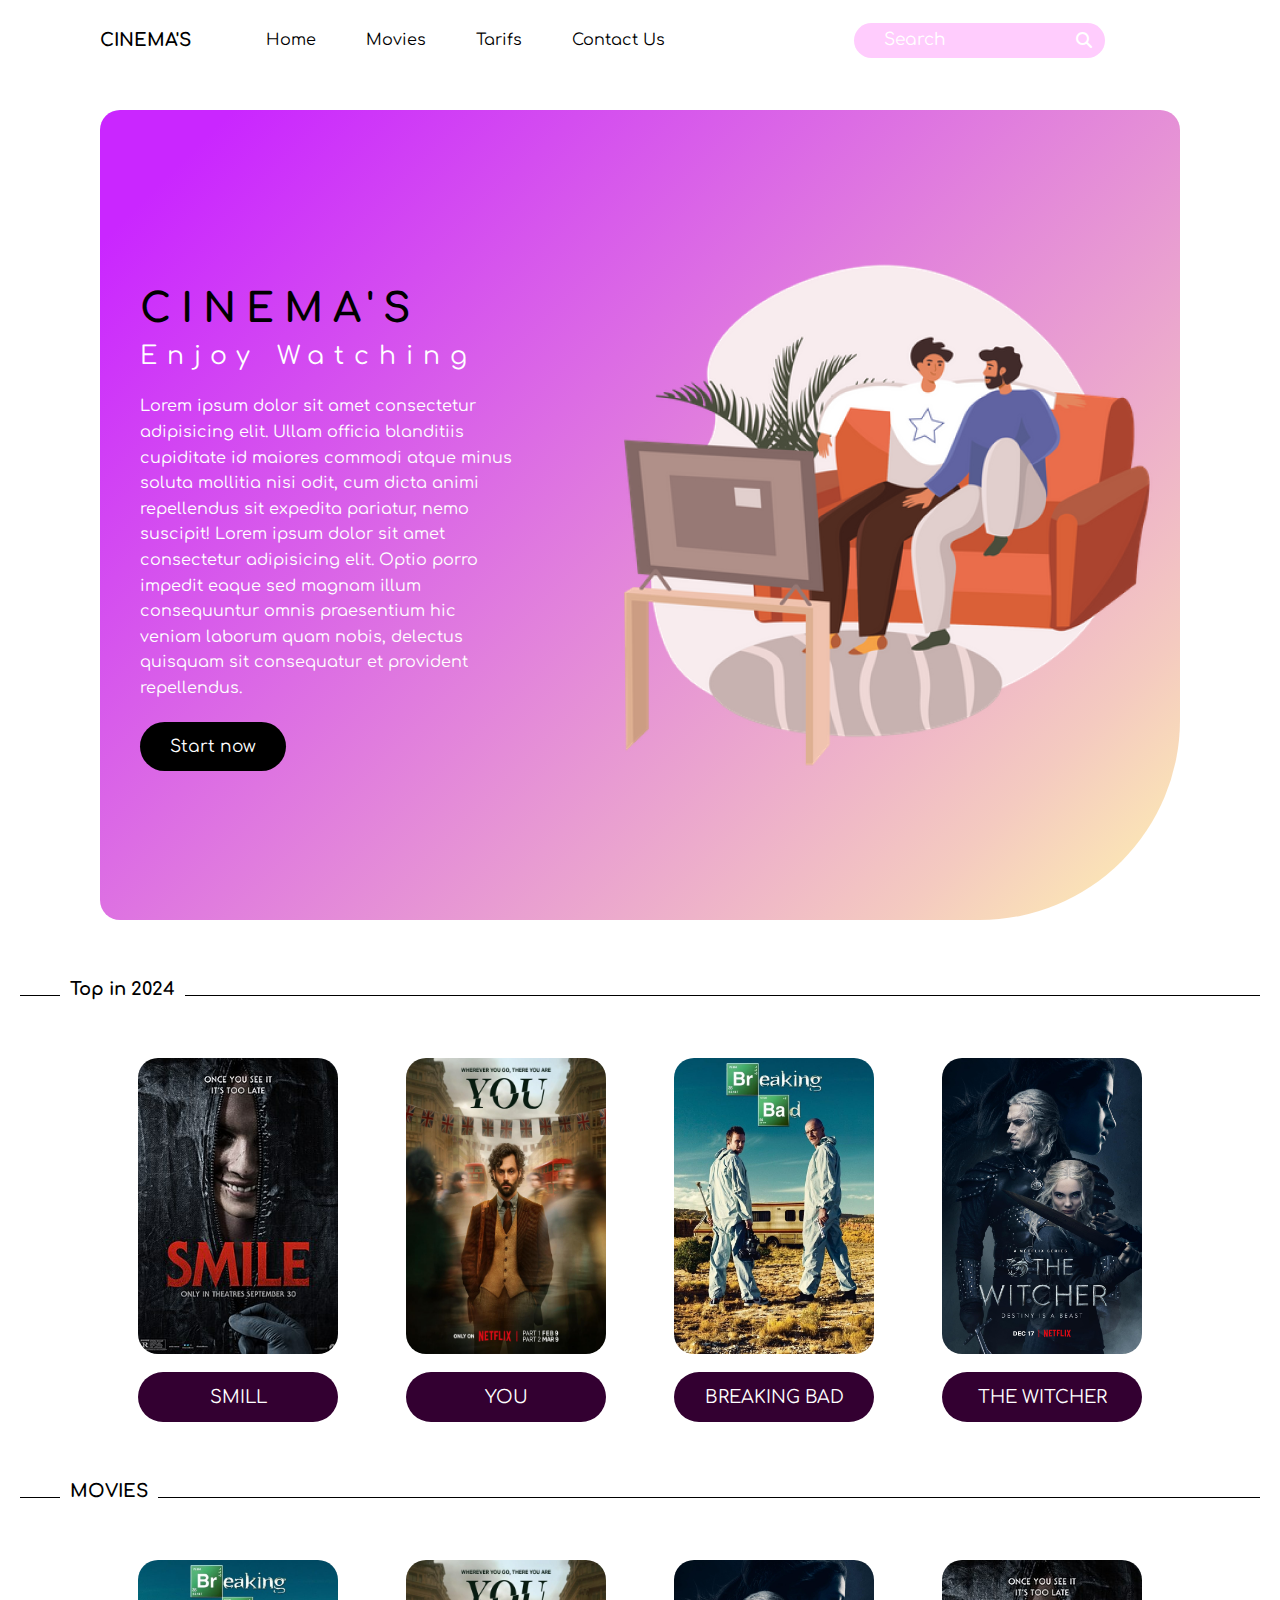
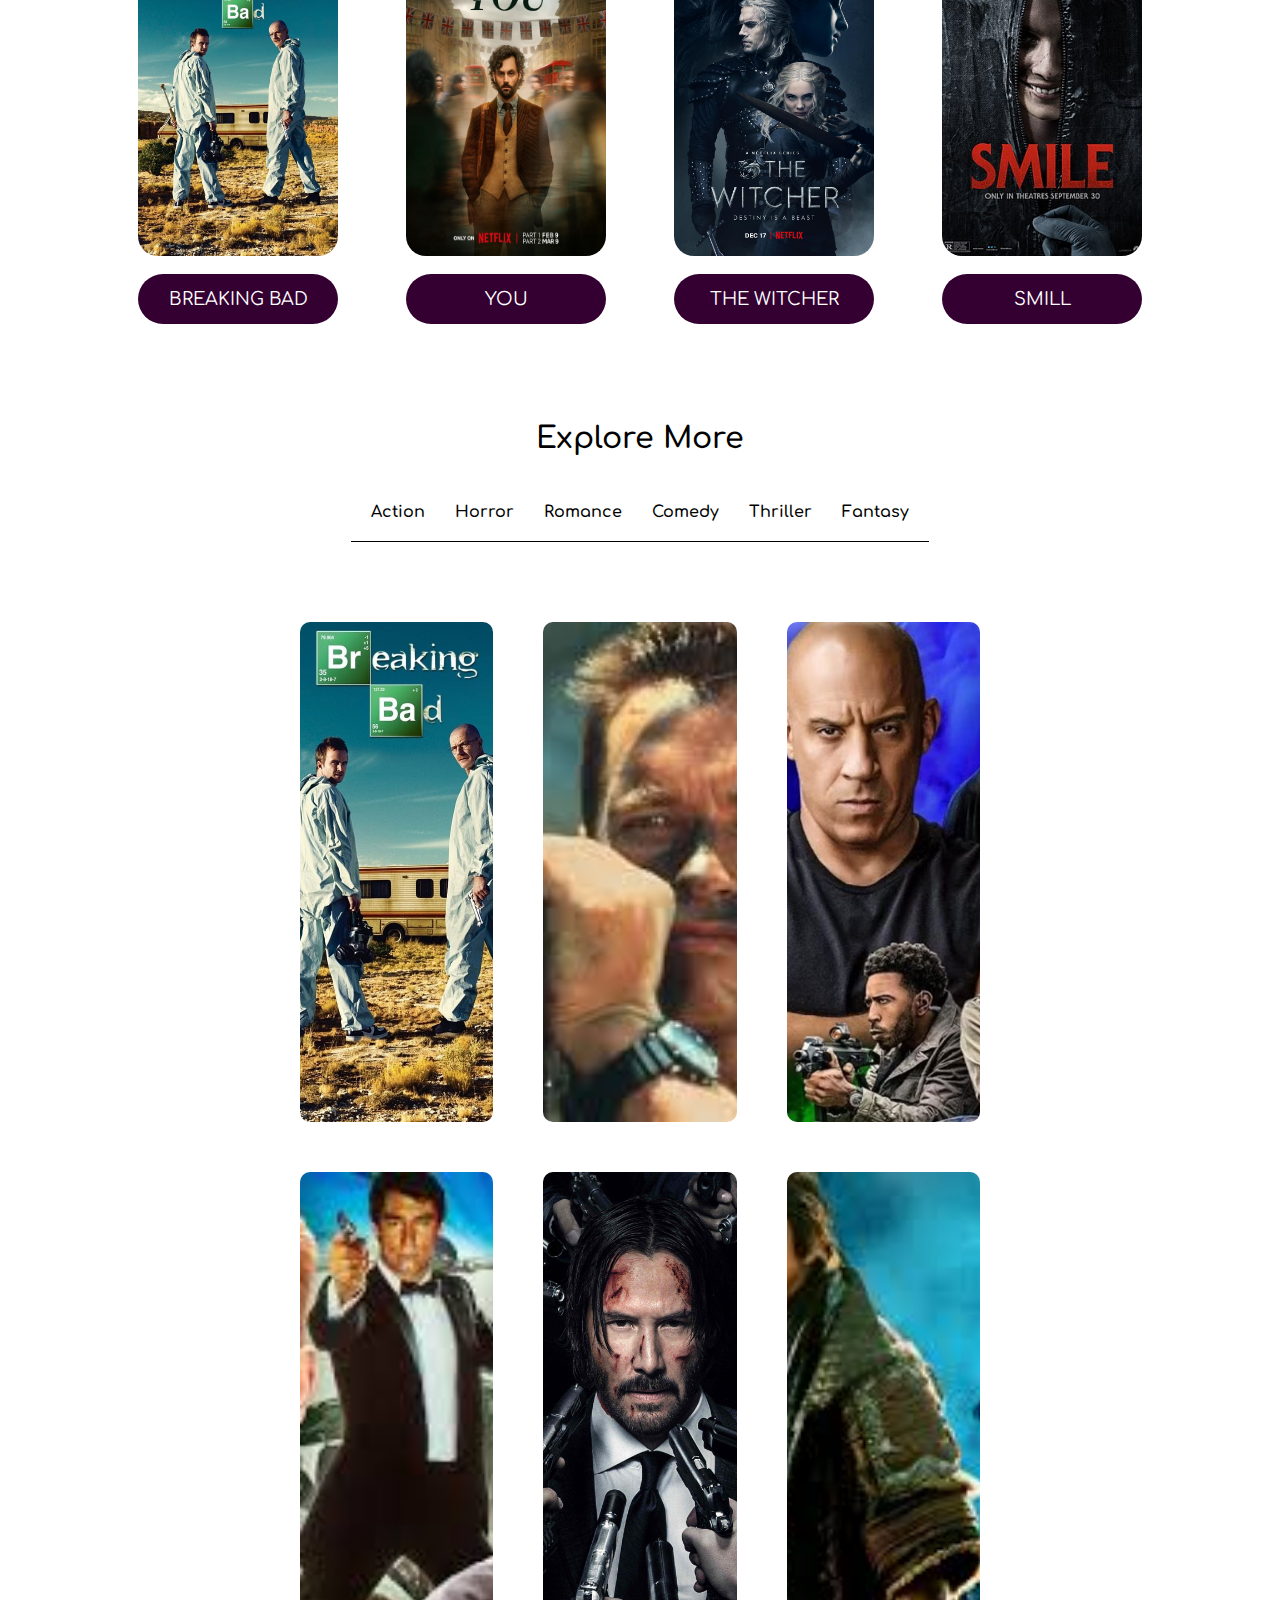
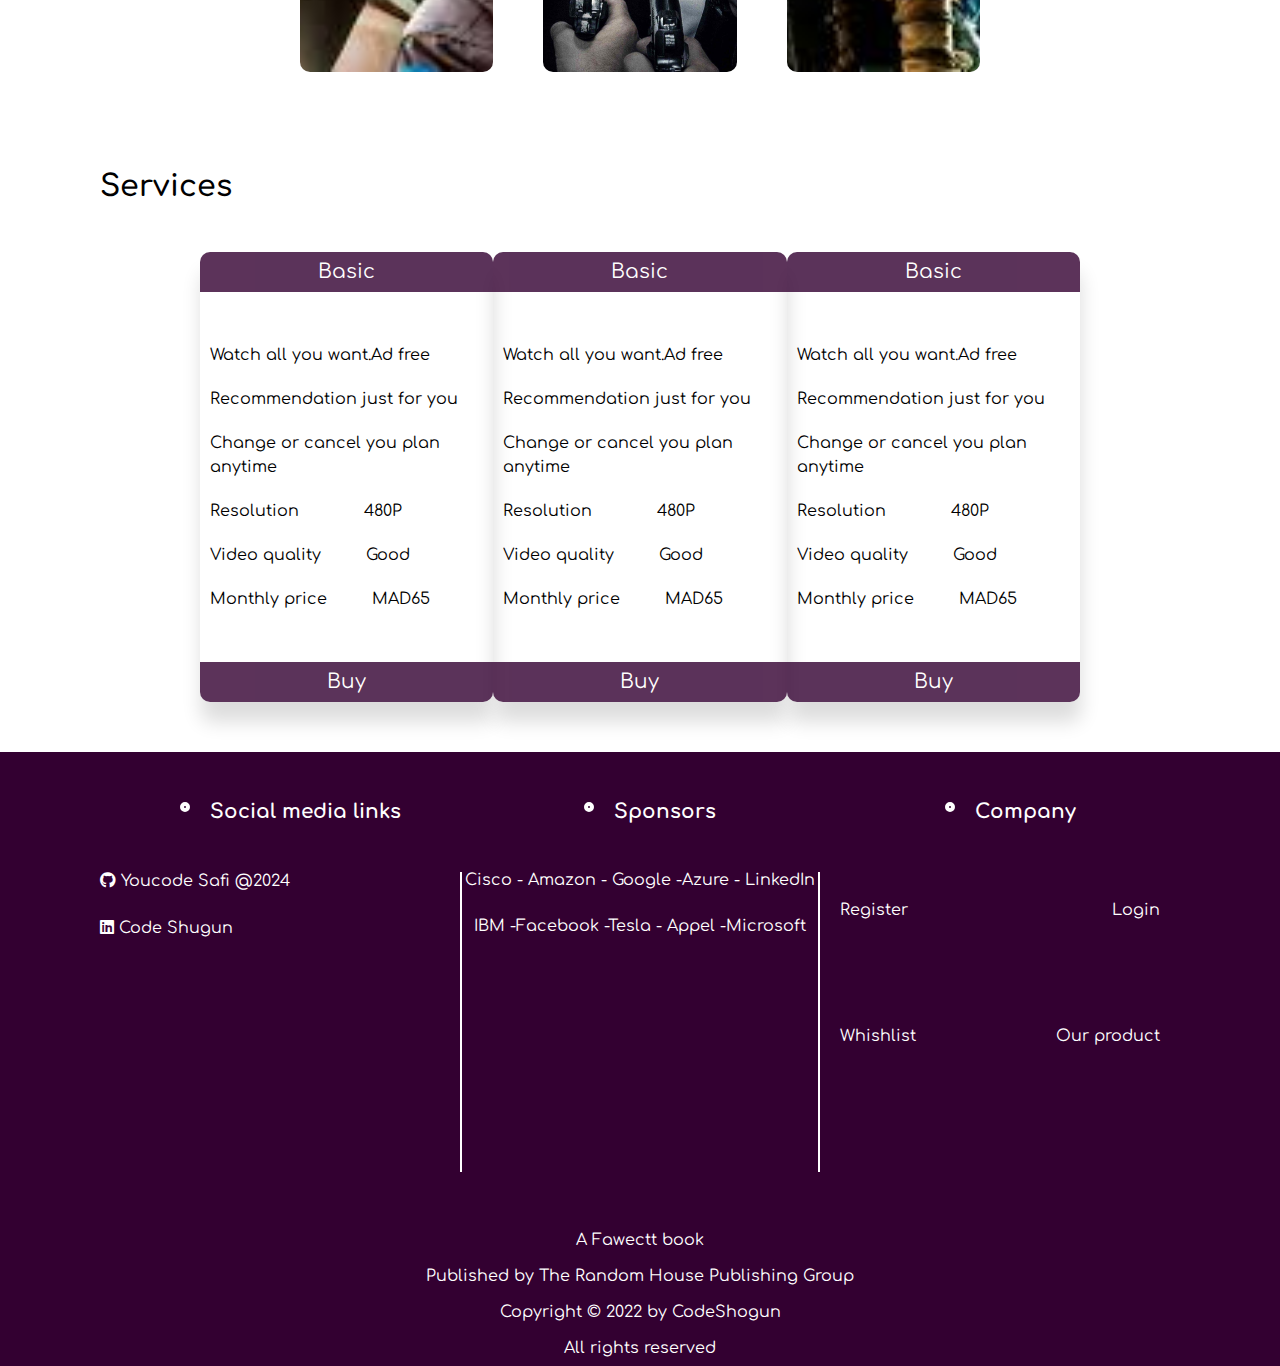
<file: project/index.html>
<!DOCTYPE html>
<html lang="en">
<head>
    <meta charset="UTF-8">
    <meta name="viewport" content="width=device-width, initial-scale=1.0">
    <link href="./index.css" rel="stylesheet" >
    <link href="./assets/css/all.min.css" rel="stylesheet">
    <link href="./assets/css/fontawesome.min.css" rel="stylesheet">

    <title>Cinema's / Home</title>
</head>
<body>
    <header>
        <nav>
            <div class="navbar container">
                <h3>CINEMA'S</h3>
                <div>
                    <ul class="links">
                        <li>
                            <a href="/project/">Home</a>
                        </li>
                        <li>
                            <a href="./movies.html">Movies</a>
                        </li>
                        <li>
                            <a href="./tarifs.html">Tarifs</a>
                        </li>
                        <li>
                            <a href="./contact.html">Contact Us</a>
                        </li>
                    </ul>
                    <div class="search">
                        <input placeholder="Search" />
                        <i class="fa-solid fa-magnifying-glass"></i>
                    </div>
                </div>
            </div>
        </nav>
        <section class="landing container">
            <div class="text">
                <h1>CINEMA'S</h1>
                <h2>Enjoy Watching</h2>
                <p>Lorem ipsum dolor sit amet consectetur
                     adipisicing elit. Ullam officia blanditiis cupiditate id 
                     maiores commodi atque minus soluta mollitia nisi odit, cum dicta animi repellendus sit
                      expedita pariatur, nemo suscipit!
                      Lorem ipsum dolor sit amet consectetur adipisicing elit. Optio porro impedit eaque sed magnam illum consequuntur omnis
                       praesentium hic veniam laborum quam nobis, delectus quisquam sit consequatur et provident repellendus.
                </p>
                <button>
                    Start now
                </button>
            </div>
            <div class="image">
                <img src="./assets/friends_watching.png" alt="landing image" >
            </div>
        </section>
    </header>
    <main>
        <div class="section_title">
            <h4>Top in 2024</h4>
        </div>
        <section class="films container">
            <div class="film">
                <div class="cover">
                    <img src="./assets/smile_film.jpg" alt="smile film" >
                </div>
                <button>
                    SMILL
                </button>
            </div>
            <div class="film">
                <div class="cover">
                    <img src="./assets/you.jpg" alt="smile film" >
                </div>
                <button>
                    YOU
                </button>
            </div>
            <div class="film">
                <div class="cover">
                    <img src="./assets/breaking_bad.jpg" alt="smile film" >
                </div>
                <button>
                    BREAKING BAD
                </button>
            </div>
            <div class="film">
                <div class="cover">
                    <img src="./assets/witcher.jpg" alt="smile film" >
                </div>
                <button>
                    THE WITCHER
                </button>
            </div>
        </section>
        <div class="section_title">
            <h4>MOVIES</h4>
        </div>
        <section class="films container">
            <div class="film">
                <div class="cover">
                    <img src="./assets/breaking_bad.jpg" alt="smile film" >
                </div>
                <button>
                    BREAKING BAD
                </button>
            </div>
            <div class="film">
                <div class="cover">
                    <img src="./assets/you.jpg" alt="smile film" >
                </div>
                <button>
                    YOU
                </button>
            </div>
            <div class="film">
                <div class="cover">
                    <img src="./assets/witcher.jpg" alt="smile film" >
                </div>
                <button>
                    THE WITCHER
                </button>
            </div>
            <div class="film">
                <div class="cover">
                    <img src="./assets/smile_film.jpg" alt="smile film" >
                </div>
                <button>
                    SMILL
                </button>
            </div>
        </section>
        <section class="explore container">
            <h1>Explore More</h1>
            <ul class="categories">
                <li>
                    Action
                </li>
                <li>
                    Horror
                </li>
                <li>
                    Romance
                </li>
                <li>
                    Comedy
                </li>
                <li>
                    Thriller
                </li>
                <li>
                    Fantasy
                </li>
            </ul>
                <div class="images">
                    <img src="./assets/breaking_bad.jpg" alt="image">
                    <img src="./assets/empir.jpg" alt="image">
                    <img src="./assets/fast-ferious.jpg" alt="image">
                    <img src="./assets/jaja.jpg" alt="image">
                    <img src="./assets/jhonWeek.jpg" alt="image">
                    <img src="./assets/jakichane.jpg" alt="image">
                </div>
        </section>
        <section class="services container">
            <h1>Services</h1>
            <div class="cards">
                <div class="card">
                    <h3 class="card_header">Basic</h3>
                    <div class="card_content">
                            <p>Watch all you want.Ad free</p>
                            <p>Recommendation just for you </p>
                            <p>Change or cancel you plan anytime</p>
                            <p>Resolution &nbsp; &nbsp; &nbsp; &nbsp; &nbsp; &nbsp; 480P</p>
                            <p>Video quality &nbsp; &nbsp; &nbsp; &nbsp; Good</p>
                            <p>Monthly price &nbsp; &nbsp; &nbsp; &nbsp; MAD65</p>
                    </div>
                    <h3 class="card_footer">Buy</h3>
                </div>
                <div class="card">
                    <h3 class="card_header">Basic</h3>
                    <div class="card_content">
                            <p>Watch all you want.Ad free</p>
                            <p>Recommendation just for you </p>
                            <p>Change or cancel you plan anytime</p>
                            <p>Resolution &nbsp; &nbsp; &nbsp; &nbsp; &nbsp; &nbsp; 480P</p>
                            <p>Video quality &nbsp; &nbsp; &nbsp; &nbsp; Good</p>
                            <p>Monthly price &nbsp; &nbsp; &nbsp; &nbsp; MAD65</p>
                    </div>
                    <h3 class="card_footer">Buy</h3>
                </div>
                <div class="card">
                    <h3 class="card_header">Basic</h3>
                    <div class="card_content">
                            <p>Watch all you want.Ad free</p>
                            <p>Recommendation just for you </p>
                            <p>Change or cancel you plan anytime</p>
                            <p>Resolution &nbsp; &nbsp; &nbsp; &nbsp; &nbsp; &nbsp; 480P</p>
                            <p>Video quality &nbsp; &nbsp; &nbsp; &nbsp; Good</p>
                            <p>Monthly price &nbsp; &nbsp; &nbsp; &nbsp; MAD65</p>
                    </div>
                    <h3 class="card_footer">Buy</h3>
                </div>
            </div>
        </section>
    </main>
    <footer>
        <div class="footer container">
            <section>
                <h2><span></span>Social media links</h2>
                <div>
                    <p>
                        <i class="fa-brands fa-github"></i>
                        Youcode Safi @2024
                    </p>
                    <p>
                        <i class="fa-brands fa-linkedin"></i>
                         Code Shugun
                    </p>
                </div>
            </section>
            <section>
                <h2><span></span>Sponsors</h2>
                <div>
                    <p>
                        Cisco - Amazon - Google -Azure - LinkedIn 
                    </p>
                    <p>
                        IBM -Facebook -Tesla - Appel -Microsoft
                    </p>
                </div>
            </section>
            <section>
                <h2><span></span>Company</h2>
                <div>
                    <div class="d-flex ">
                        <p>Register</p>
                        <p>Login</p>
                    </div>
                    <div class="d-flex ">
                        <p>Whishlist</p>
                        <p>Our product</p>
                    </div>
                </div>
            </section>
        </div>
        <div class="copyright">
                <p>A Fawectt book</p>
                <p>Published by The Random House Publishing Group</p>
                <p>Copyright © 2022 by CodeShogun</p>
                <p>All rights reserved</p>
        </div>
    </footer>
</body>
</html>
</file>
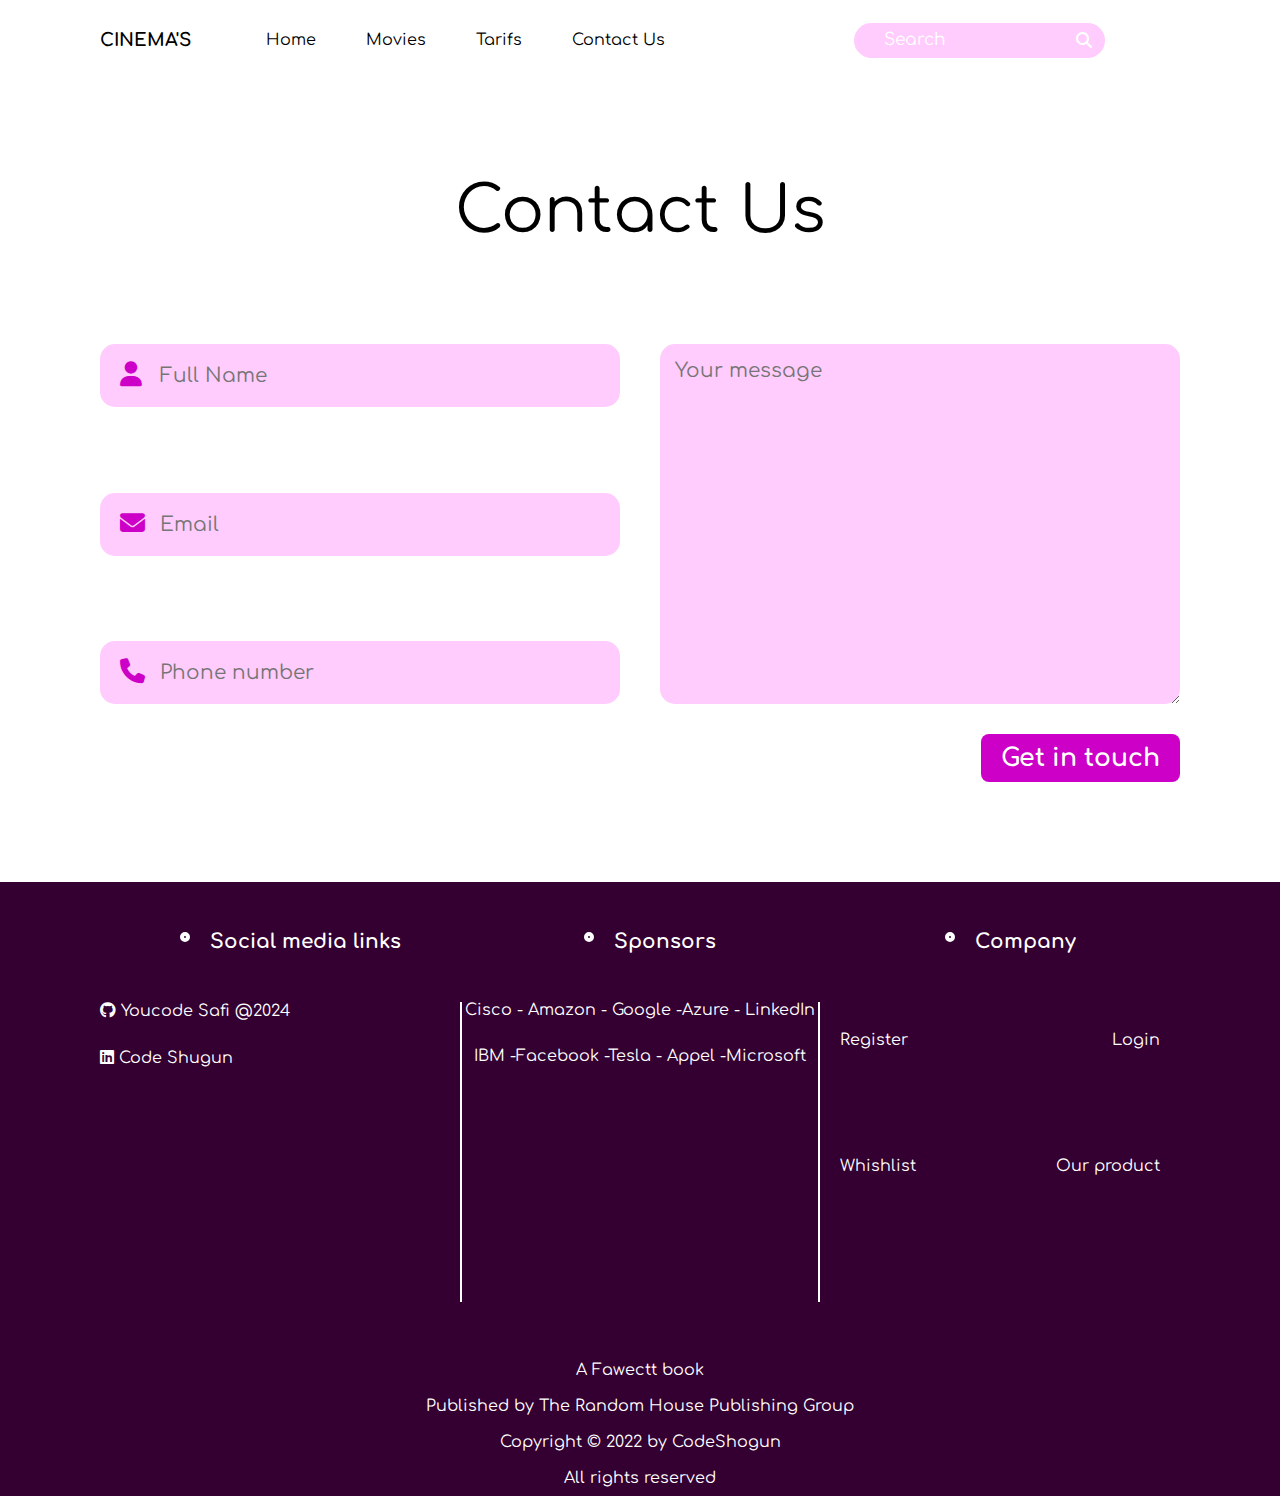
<file: project/contact.html>
<!DOCTYPE html>
<html lang="en">
  <head>
    <meta charset="UTF-8" />
    <meta name="viewport" content="width=device-width, initial-scale=1.0" />
    <link href="./index.css" rel="stylesheet" />
    <link href="./assets/css/all.min.css" rel="stylesheet" />
    <link href="./assets/css/fontawesome.min.css" rel="stylesheet" />

    <title>Cinema's / Home</title>
  </head>
  <body>
    <header>
      <nav>
        <div class="navbar container">
          <h3>CINEMA'S</h3>
          <div>
            <ul class="links">
              <li>
                <a href="./">Home</a>
              </li>
              <li>
                <a href="./movies.html">Movies</a>
              </li>
              <li>
                <a href="./tarifs.html">Tarifs</a>
              </li>
              <li>
                <a href="./contact.html">Contact Us</a>
              </li>
            </ul>
            <div class="search">
              <input placeholder="Search" />
              <i class="fa-solid fa-magnifying-glass"></i>
            </div>
          </div>
        </div>
      </nav>
    </header>
    <main class="tarifs">
      <h1 class="title">Contact Us</h1>
      <section class="contact container">
        <div class="inputs">
            <div class="input">
                <i class="fa-solid fa-user"></i>
                <input type="text" placeholder="Full Name">
            </div>
            <div class="input">
                <i class="fa-solid fa-envelope"></i>
                <input type="email" placeholder="Email">
            </div>
            <div class="input">
                <i class="fa-solid fa-phone"></i>
                <input type="tel" placeholder="Phone number">
            </div>
        </div>
        <div class="textarea">
            <textarea name="message" placeholder="Your message"></textarea>
        </div>
      </section>
      <div class="submit_button container">
            <button>
                Get in touch
            </button>
      </div>
    </main>
    <footer>
      <div class="footer container">
        <section>
          <h2><span></span>Social media links</h2>
          <div>
            <p>
              <i class="fa-brands fa-github"></i>
              Youcode Safi @2024
            </p>
            <p>
              <i class="fa-brands fa-linkedin"></i>
              Code Shugun
            </p>
          </div>
        </section>
        <section>
          <h2><span></span>Sponsors</h2>
          <div>
            <p>Cisco - Amazon - Google -Azure - LinkedIn</p>
            <p>IBM -Facebook -Tesla - Appel -Microsoft</p>
          </div>
        </section>
        <section>
          <h2><span></span>Company</h2>
          <div>
            <div class="d-flex">
              <p>Register</p>
              <p>Login</p>
            </div>
            <div class="d-flex">
              <p>Whishlist</p>
              <p>Our product</p>
            </div>
          </div>
        </section>
      </div>
      <div class="copyright">
        <p>A Fawectt book</p>
        <p>Published by The Random House Publishing Group</p>
        <p>Copyright © 2022 by CodeShogun</p>
        <p>All rights reserved</p>
      </div>
    </footer>
  </body>
</html>
</file>
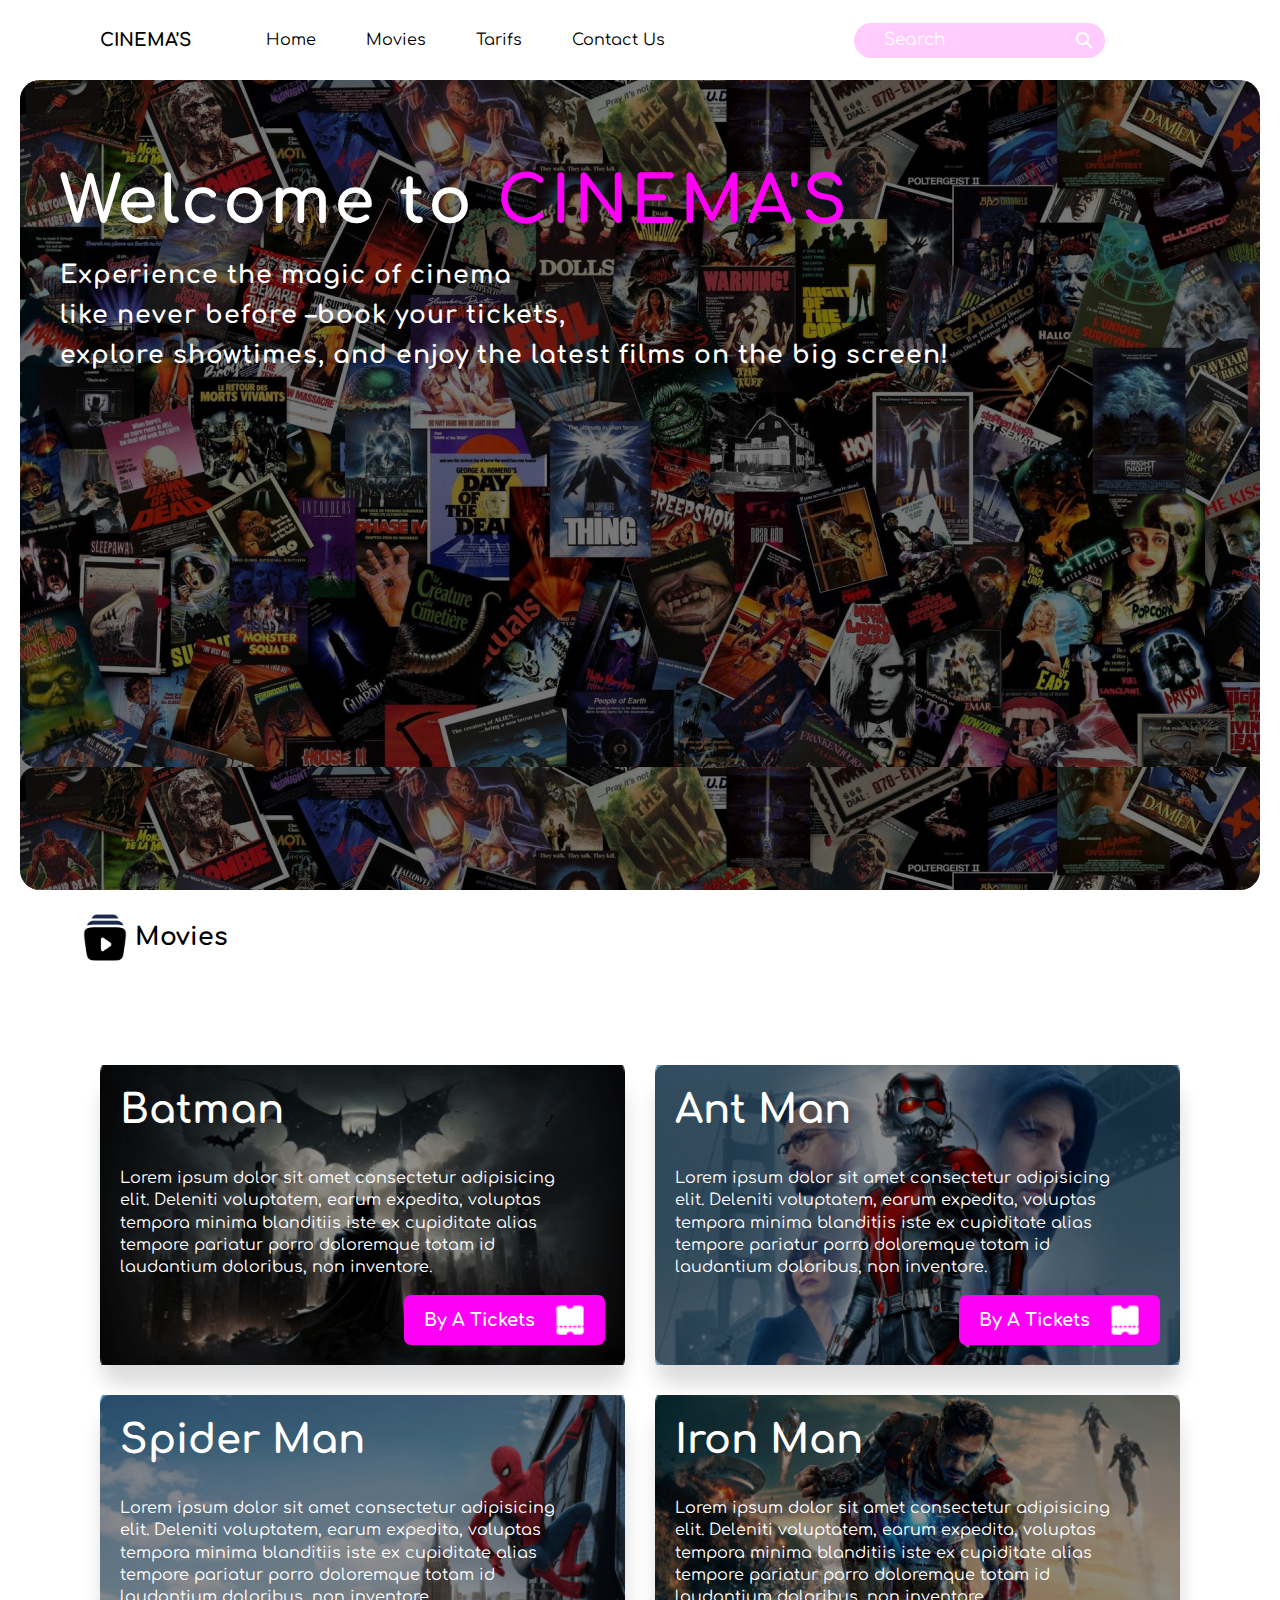
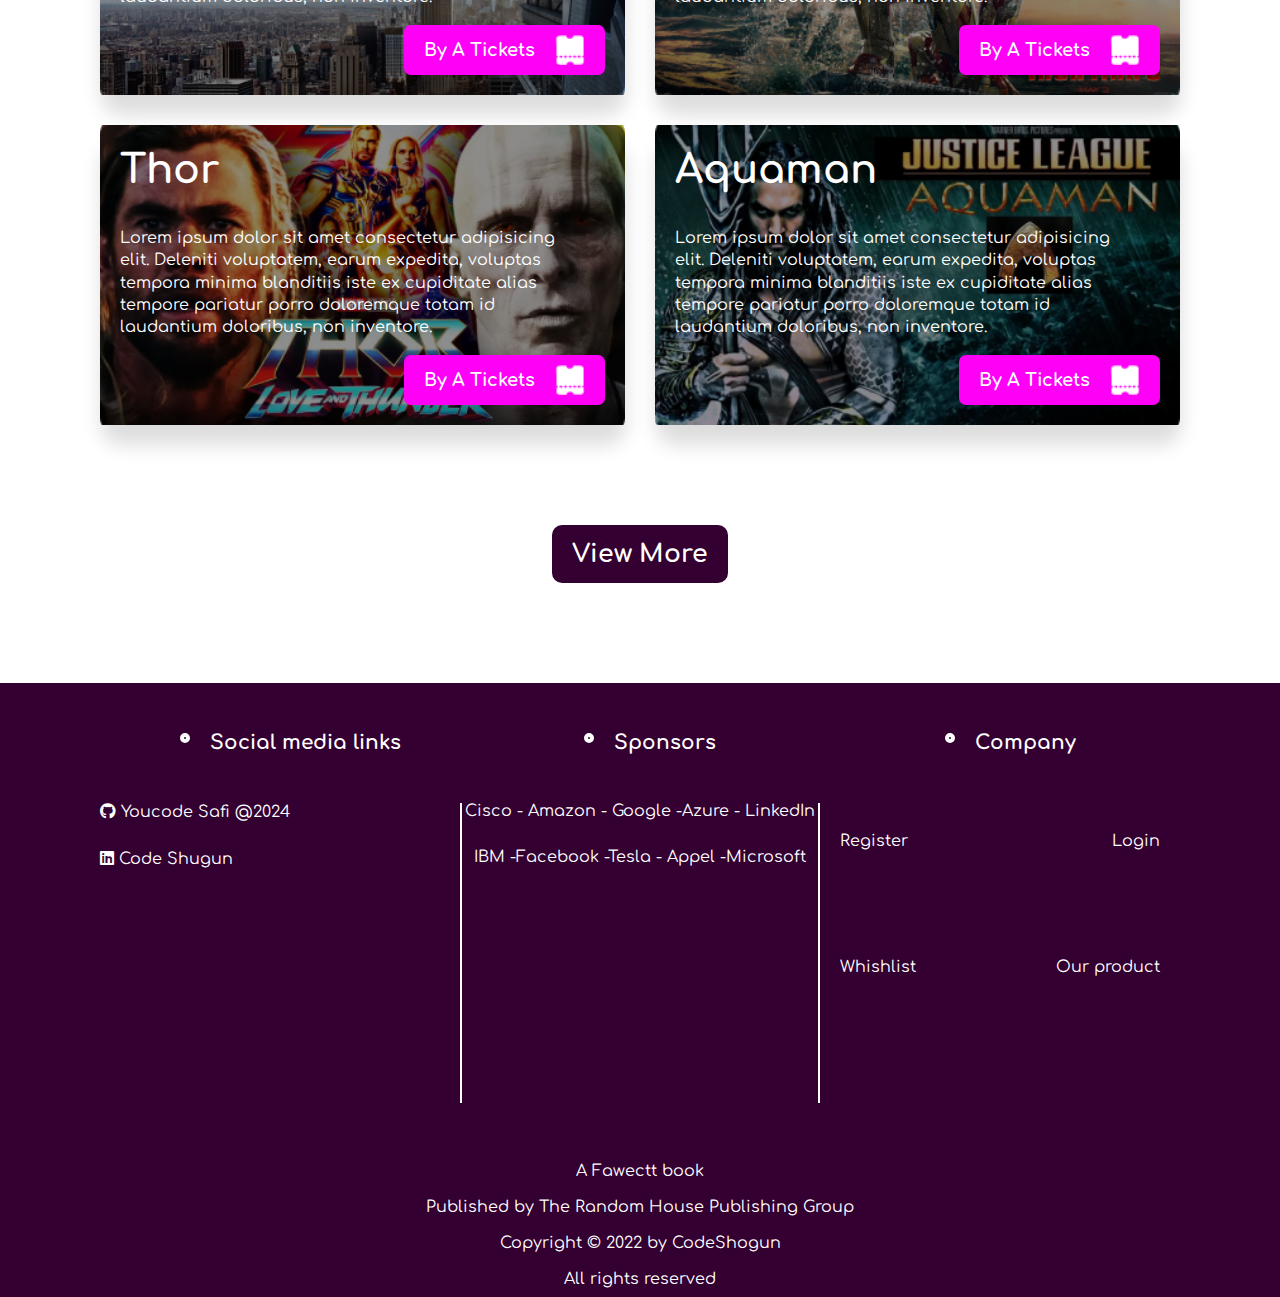
<file: project/movies.html>
<!DOCTYPE html>
<html lang="en">
  <head>
    <meta charset="UTF-8" />
    <meta name="viewport" content="width=device-width, initial-scale=1.0" />
    <link href="./index.css" rel="stylesheet" />
    <link href="./assets/css/all.min.css" rel="stylesheet" />
    <link href="./assets/css/fontawesome.min.css" rel="stylesheet" />

    <title>Cinema's / Movies</title>
  </head>
  <body>
    <header>
      <nav>
        <div class="navbar container">
          <h3>CINEMA'S</h3>
          <div>
            <ul class="links">
              <li>
                <a href="./">Home</a>
              </li>
              <li>
                <a href="./movies.html">Movies</a>
              </li>
              <li>
                <a href="./tarifs.html">Tarifs</a>
              </li>
              <li>
                <a href="./contact.html">Contact Us</a>
              </li>
            </ul>
            <div class="search">
              <input placeholder="Search" />
              <i class="fa-solid fa-magnifying-glass"></i>
            </div>
          </div>
        </div>
      </nav>
      <div class="landing-movies">
        <div class="content">
          <h1>Welcome to <span>CINEMA'S</span></h1>
          <p>
            Experience the magic of cinema<br />
            like never before –book your tickets,<br />
            explore showtimes, and enjoy the latest films on the big screen!
          </p>
        </div>
      </div>
    </header>
    <main class="movies container">
      <div class="title">
        <img src="/project/assets/videoIcon.png" alt="" />
        <h3>Movies</h3>
      </div>
      <div class="content">
        <div class="card">
          <img class="backImage" src="./assets/batman_background 1.png" alt="movie" />
          <div class="card-content">
              <h3>Batman</h3>
              <p>
                Lorem ipsum dolor sit amet consectetur adipisicing elit. Deleniti
                voluptatem, earum expedita, voluptas tempora minima blanditiis iste
                ex cupiditate alias tempore pariatur porro doloremque totam id
                laudantium doloribus, non inventore.
              </p>
                <a href="./tarifs.html">
                    <button>
                        By A Tickets
                        <img class="ticket" src="./assets/ticket.png" alt="">
                    </button>
                </a>
          </div>
        </div>
        <div class="card">
          <img class="backImage" src="./assets/antman_background.png" alt="movie" />
          <div class="card-content">
            <h3>Ant Man</h3>
            <p>
              Lorem ipsum dolor sit amet consectetur adipisicing elit. Deleniti
              voluptatem, earum expedita, voluptas tempora minima blanditiis iste
              ex cupiditate alias tempore pariatur porro doloremque totam id
              laudantium doloribus, non inventore.
            </p>
              <a href="./tarifs.html">
                  <button>
                      By A Tickets
                      <img class="ticket" src="./assets/ticket.png" alt="">
                  </button>
              </a>
        </div>
        </div>
        <div class="card">
          <img  class="backImage" src="./assets/spider-man-background.png" alt="movie" />
          <div class="card-content">
            <h3>Spider Man</h3>
            <p>
              Lorem ipsum dolor sit amet consectetur adipisicing elit. Deleniti
              voluptatem, earum expedita, voluptas tempora minima blanditiis iste
              ex cupiditate alias tempore pariatur porro doloremque totam id
              laudantium doloribus, non inventore.
            </p>
              <a href="./tarifs.html">
                  <button>
                      By A Tickets
                      <img class="ticket" src="./assets/ticket.png" alt="">
                  </button>
              </a>
        </div>
        </div>
        <div class="card">
          <img  class="backImage" src="./assets/iron_man_background.png" alt="movie" />
          <div class="card-content">
            <h3>Iron Man</h3>
            <p>
              Lorem ipsum dolor sit amet consectetur adipisicing elit. Deleniti
              voluptatem, earum expedita, voluptas tempora minima blanditiis iste
              ex cupiditate alias tempore pariatur porro doloremque totam id
              laudantium doloribus, non inventore.
            </p>
              <a href="./tarifs.html">
                  <button>
                      By A Tickets
                      <img class="ticket" src="./assets/ticket.png" alt="">
                  </button>
              </a>
        </div>
        </div>
        <div class="card">
          <img  class="backImage" src="./assets/thor.png" alt="movie" />
          <div class="card-content">
            <h3>Thor</h3>
            <p>
              Lorem ipsum dolor sit amet consectetur adipisicing elit. Deleniti
              voluptatem, earum expedita, voluptas tempora minima blanditiis iste
              ex cupiditate alias tempore pariatur porro doloremque totam id
              laudantium doloribus, non inventore.
            </p>
              <a href="./tarifs.html">
                  <button>
                      By A Tickets
                      <img class="ticket" src="./assets/ticket.png" alt="">
                  </button>
              </a>
        </div>
        </div>
        <div class="card">
          <img  class="backImage" src="./assets/aquaman_background.png" alt="movie" />
          <div class="card-content">
            <h3>Aquaman</h3>
            <p>
              Lorem ipsum dolor sit amet consectetur adipisicing elit. Deleniti
              voluptatem, earum expedita, voluptas tempora minima blanditiis iste
              ex cupiditate alias tempore pariatur porro doloremque totam id
              laudantium doloribus, non inventore.
            </p>
              <a href="./tarifs.html">
                  <button>
                      By A Tickets
                      <img class="ticket" src="./assets/ticket.png" alt="">
                  </button>
              </a>
        </div>
        </div>
      </div>
      <div class="viewMore">
        <Button>
            View More
        </Button>
      </div>
    </main>
    <footer>
      <div class="footer container">
        <section>
          <h2><span></span>Social media links</h2>
          <div>
            <p>
              <i class="fa-brands fa-github"></i>
              Youcode Safi @2024
            </p>
            <p>
              <i class="fa-brands fa-linkedin"></i>
              Code Shugun
            </p>
          </div>
        </section>
        <section>
          <h2><span></span>Sponsors</h2>
          <div>
            <p>Cisco - Amazon - Google -Azure - LinkedIn</p>
            <p>IBM -Facebook -Tesla - Appel -Microsoft</p>
          </div>
        </section>
        <section>
          <h2><span></span>Company</h2>
          <div>
            <div class="d-flex">
              <p>Register</p>
              <p>Login</p>
            </div>
            <div class="d-flex">
              <p>Whishlist</p>
              <p>Our product</p>
            </div>
          </div>
        </section>
      </div>
      <div class="copyright">
        <p>A Fawectt book</p>
        <p>Published by The Random House Publishing Group</p>
        <p>Copyright © 2022 by CodeShogun</p>
        <p>All rights reserved</p>
      </div>
    </footer>
  </body>
</html>
</file>
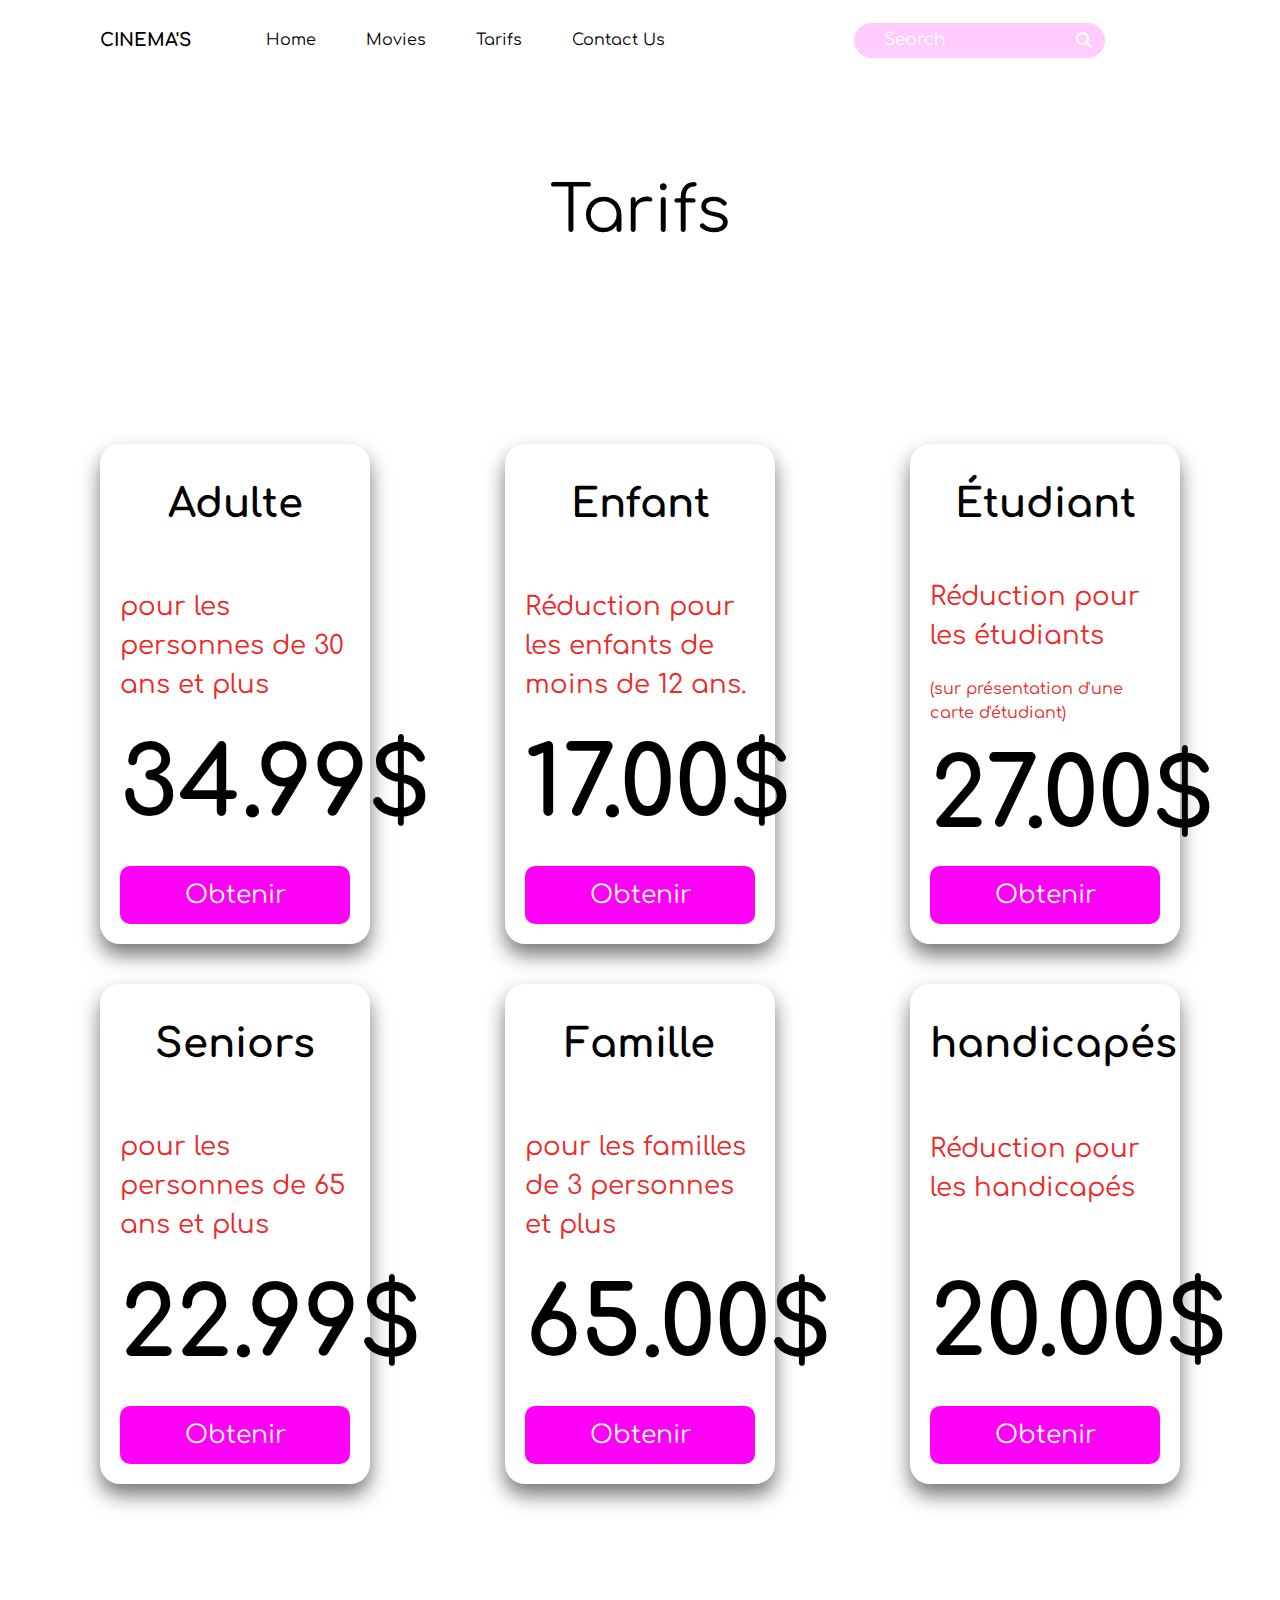
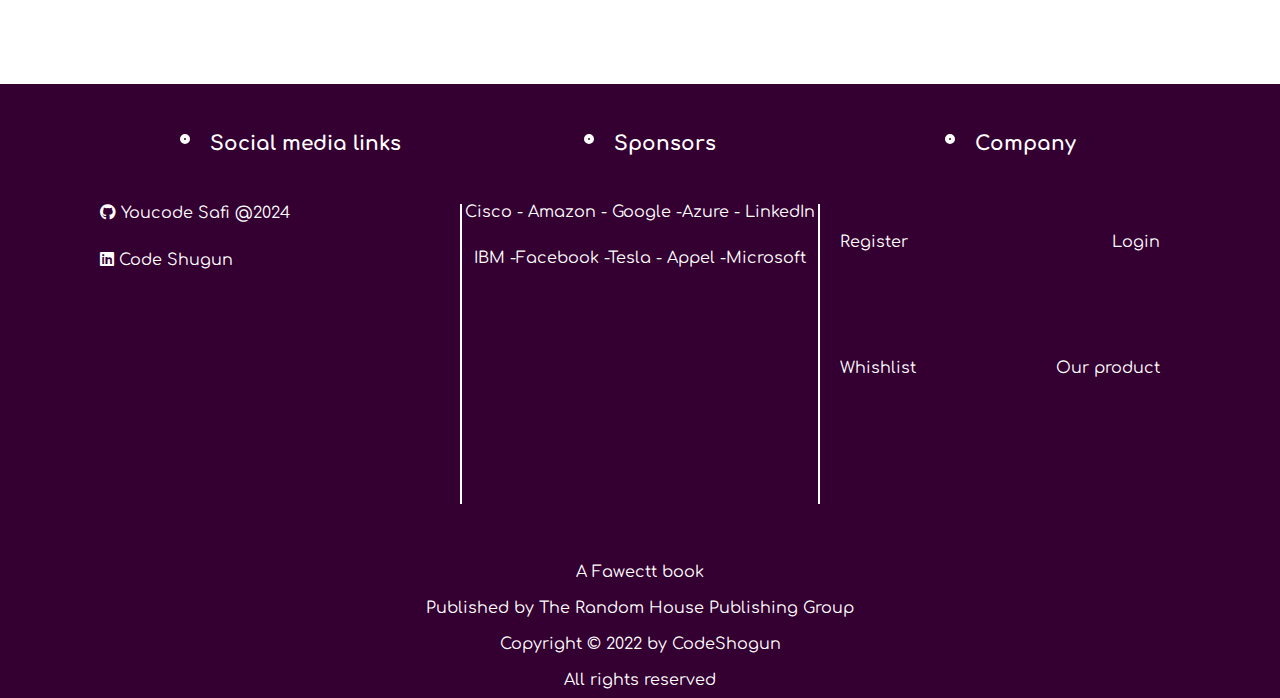
<file: project/tarifs.html>
<!DOCTYPE html>
<html lang="en">
  <head>
    <meta charset="UTF-8" />
    <meta name="viewport" content="width=device-width, initial-scale=1.0" />
    <link href="./index.css" rel="stylesheet" />
    <link href="./assets/css/all.min.css" rel="stylesheet" />
    <link href="./assets/css/fontawesome.min.css" rel="stylesheet" />

    <title>Cinema's / Home</title>
  </head>
  <body>
    <header>
      <nav>
        <div class="navbar container">
          <h3>CINEMA'S</h3>
          <div>
            <ul class="links">
              <li>
                <a href="/">Home</a>
              </li>
              <li>
                <a href="/movies.html">Movies</a>
              </li>
              <li>
                <a href="/tarifs.html">Tarifs</a>
              </li>
              <li>
                <a href="/contact.html">Contact Us</a>
              </li>
            </ul>
            <div class="search">
              <input placeholder="Search" />
              <i class="fa-solid fa-magnifying-glass"></i>
            </div>
          </div>
        </div>
      </nav>
    </header>
    <main class="tarifs">
      <h1 class="title">Tarifs</h1>
      <section class="cards container">
        <div class="card">
          <h3>Adulte</h3>
          <p>pour les personnes de 30 ans et plus</p>
          <h2>34.99$</h2>
          <a href="./tarifs.html">
            <button>Obtenir</button>
          </a>
        </div>
        <div class="card">
          <h3>Enfant</h3>
          <p>Réduction pour les
            enfants de moins 
            de 12 ans.</p>
          <h2>17.00$</h2>
          <a href="./tarifs.html">
            <button>Obtenir</button>
          </a>
        </div>
        <div class="card">
          <h3>Étudiant</h3>
          <p>Réduction pour les
            étudiants</p>
            <p class="sub-condition">(sur présentation d'une carte d'étudiant)</p>
          <h2>27.00$</h2>
          <a href="./tarifs.html">
            <button>Obtenir</button>
          </a>
        </div>
        <div class="card">
          <h3>Seniors</h3>
          <p>pour les personnes
            de 65 ans et plus</p>
          <h2>22.99$</h2>
          <a href="./tarifs.html">
            <button>Obtenir</button>
          </a>
        </div>
        <div class="card">
          <h3>Famille</h3>
          <p>pour les familles
            de 3 personnes 
            et plus</p>
          <h2>65.00$</h2>
          <a href="/tarifs.html">
            <button>Obtenir</button>
          </a>
        </div>
        <div class="card">
          <h3>handicapés</h3>
          <p>Réduction pour les
            handicapés</p>
            <p class="sub-condition"></p>
          <h2>20.00$</h2>
          <a href="/tarifs.html">
            <button>Obtenir</button>
          </a>
        </div>
      </section>
    </main>
    <footer>
      <div class="footer container">
        <section>
          <h2><span></span>Social media links</h2>
          <div>
            <p>
              <i class="fa-brands fa-github"></i>
              Youcode Safi @2024
            </p>
            <p>
              <i class="fa-brands fa-linkedin"></i>
              Code Shugun
            </p>
          </div>
        </section>
        <section>
          <h2><span></span>Sponsors</h2>
          <div>
            <p>Cisco - Amazon - Google -Azure - LinkedIn</p>
            <p>IBM -Facebook -Tesla - Appel -Microsoft</p>
          </div>
        </section>
        <section>
          <h2><span></span>Company</h2>
          <div>
            <div class="d-flex">
              <p>Register</p>
              <p>Login</p>
            </div>
            <div class="d-flex">
              <p>Whishlist</p>
              <p>Our product</p>
            </div>
          </div>
        </section>
      </div>
      <div class="copyright">
        <p>A Fawectt book</p>
        <p>Published by The Random House Publishing Group</p>
        <p>Copyright © 2022 by CodeShogun</p>
        <p>All rights reserved</p>
      </div>
    </footer>
  </body>
</html>
</file>
<file: project/index.css>
@import url("./variables.css");

.container {
  margin-inline: 100px;
}
.navbar {
  height: 80px;
  display: flex;
  align-items: center;
  justify-content: space-between;
}
.navbar h3 {
  font-weight: bold;
  font-size: large;
}

.navbar > div {
  display: flex;
  width: 100%;
  align-items: center;
  justify-content: space-around;
  column-gap: 40px;
}

.navbar > div .links {
  display: flex;
  align-items: center;
  column-gap: 50px;
}

.navbar > div .links li a {
  text-decoration: none;
  color: black;
  transition: 0.3s color ease;
}

.navbar > div .links li a:hover {
  color: var(--primary-color);
}
.navbar .search input {
  border: none;
  padding: 10px 30px 10px 30px;
  border-radius: 20px;
  color: white;
  background-color: var(--primary-color-transparent);
}
.navbar .search input:focus {
  outline: none;
}
.navbar .search input::placeholder {
  color: white;
  font-size: 17px;
}
.navbar .search {
  position: relative;
}
.navbar .search i {
  position: absolute;
  right: 13px;
  top: 9px;
  color: white;
}
header .landing {
  margin-top: 30px;
  margin-bottom: 30px;
  min-height: 90vh;
  border-radius: 20px 20px 200px 20px;
  background: linear-gradient(135deg, #ca26ff 7%, #f4cac0 85%, #fff3b0 100%);
  padding: 20px;
  display: flex;
  row-gap: 20px;
  align-items: center;
}

header .landing .text h1 {
  font-weight: bold;
  color: black;
  font-size: 40px;
  margin-top: 30px;
  margin-bottom: 15px;
  letter-spacing: 10px;
}
header .landing .text h2 {
  font-size: 25px;
  margin-bottom: 25px;
  letter-spacing: 10px;
}

header .landing .text {
  flex-basis: 50%;
  color: white;
  margin-left: 20px;
}

header .landing .text p {
  width: 80%;
  line-height: 1.6;
}
header .landing .text button {
  padding: 15px 30px 15px 30px;
  font-size: 17px;
  margin-top: 20px;
  background-color: black;
  color: white;
  border: none;
  border-radius: 30px;
}

header .landing .image {
  flex-basis: 50%;
  margin-left: auto;
  display: flex;
  justify-content: center;
}

main .section_title {
  position: relative;
  margin: 50px 20px 50px 20px;
}

main .section_title::before {
  content: "";
  position: absolute;
  width: 100%;
  height: 1px;
  background-color: black;
  bottom: 12px;
  z-index: -2;
}
main .section_title h4 {
  font-size: large;
  font-weight: bold;
  margin-left: 40px;
  padding: 10px;
  width: fit-content;
  background-color: white;
}

.films {
  margin-top: 50px;
  margin-bottom: 50px;
  display: flex;
  align-items: flex-start;
  justify-content: space-evenly;
  column-gap: 30px;
}
.films .film {
  position: relative;
  width: 200px;
}
.films .film .cover img {
  border-radius: 20px;
  width: 200px;
  height: 296px;
}

.films .film button {
  width: 100%;
  padding-top: 15px;
  padding-bottom: 15px;
  font-size: large;
  color: white;
  background-color: var(--dark-primary);
  border-radius: 30px;
  border: none;
  margin-top: 15px;
  cursor: pointer;
}
.explore h1 {
  font-size: 30px;
  font-weight: 600;
  text-align: center;
  margin-top: 100px;
  margin-bottom: 50px;
}

.explore .categories {
  display: flex;
  align-items: center;
  column-gap: 30px;
  padding-bottom: 20px;
  width: fit-content;
  margin-inline: auto;
  margin-top: 20px;
  padding-inline: 20px;
  padding-bottom: 1px;
  margin-bottom: 80px;
  border-bottom: 1px solid black;
}

.explore .categories li {
  font-weight: 600;
  cursor: pointer;
  transition: color 0.5 ease;
  padding-bottom: 20px;
  position: relative;
}
.explore .categories li:hover::before {
  position: absolute;
  content: "";
  width: 100%;
  height: 4px;
  border-radius: 10px;
  background-color: var(--dark-primary);
  bottom: -2px;
}

.explore {
  margin-top: 20px;
  margin-bottom: 20px;
}
.explore .images {
  display: grid;
  grid-template-columns: repeat(3, 1fr);
  gap: 50px;
  margin-inline: 200px;
}
.explore .images img {
  width: 100%;
  height: 500px;
  border-radius: 10px;
  object-fit: cover;
}
.services h1 {
  font-size: 30px;
  font-weight: 600;
  margin-top: 100px;
  margin-bottom: 50px;
}

.services .cards {
  display: flex;
  align-items: center;
  justify-content: space-between;
  margin-block: 50px;
  padding-inline: 100px;
}
.services .cards .card {
  width: 300px;
  height: 450px;
  border-radius: 10px;
  box-shadow: 1px 20px 19px 0px #ddd;
  display: flex;
  flex-direction: column;
  justify-content: space-between;
  border-radius: 10px;
  overflow: hidden;
}
.services .cards .card .card_header,
.services .cards .card .card_footer {
  padding: 10px;
  background-color: var(--dark-primary);
  opacity: 0.8;
  text-align: center;
  color: white;
  font-size: 20px;
  cursor: pointer;
}

.services .cards .card .card_content p {
  margin-block: 20px;
  padding-inline: 10px;
  line-height: 1.5;
}

.d-flex {
  display: flex;
  justify-items: center;
  justify-content: space-between;
  margin-inline: 20px;
}

footer {
  min-height: 50vh;
  background-color: var(--dark-primary);
  color: white;
}

.footer {
  display: flex;
  align-items: start;
  padding-block: 50px;
}
.footer section {
  width: 100%;
}
.footer section h2 {
  text-align: center;
  font-size: 20px;
  font-weight: bolder;
  display: flex;
  justify-content: center;
}
.footer section h2 span {
  display: block;
  width: 10px;
  height: 10px;
  border-radius: 50%;
  border: 4px solid white;
  margin-inline: 20px;
}

.footer section div {
  margin-top: 50px;
}
.footer section div p {
  margin-block: 30px;
}

.footer section:nth-child(2) div {
  border-right: 2px solid white;
  border-left: 2px solid white;
  height: 300px;
  text-align: center;
}

footer .copyright p {
  text-align: center;
  padding-block: 10px;
}

/* TARIFS  */

.tarifs .title {
  text-align: center;
  font-size: 64px;
  margin-block: 100px;
}

.tarifs .cards {
  margin-block: 200px;
  display: flex;
  flex-wrap: wrap;
  justify-content: space-between;
  align-items: center;
  gap: 40px;
}

.tarifs .cards .card {
  display: flex;
  flex-direction: column;
  justify-content: space-between;
  width: 25%;
  height: 500px;
  border-radius: 20px;
  padding: 20px;
  box-shadow: 0px 11px 20px 0px #777777;

  & h3 {
    font-size: 40px;
    text-align: center;
    margin-bottom: 30px;
    margin-top: 20px;
    font-weight: bold;
  }
  & h2 {
    font-size: 96px;
    text-align: center;
    font-weight: bolder;
  }
  & p {
    font-size: 26px;
    color: rgb(238, 39, 39);
    line-height: 1.5;
  }
  & .sub-condition {
    font-size: 16px;
  }
  & button {
    padding: 15px 10px 15px 10px;
    border: none;
    border-radius: 10px;
    background-color: var(--primary-color);
    color: white;
    width: 100%;
    font-size: 25px;
    cursor: pointer;
  }
}

.landing-movies {
  height: 90vh;
  border-radius: 20px;
  padding: 40px;
  margin-inline: 20px;
  background-image: url("./assets/movie-background .png");
  position: relative;
  & .content {
    position: relative;
    z-index: 99;
    & h1 {
      font-size: 65px;
      color: white;
      font-weight: bold;
      margin-top: 50px;
      margin-bottom: 20px;
      letter-spacing: 3px;
      & span {
        color: var(--primary-color);
      }
    }
    & p {
      font-weight: 900;
      letter-spacing: 1px;
      font-size: 25px;
      color: white;
      line-height: 1.6;
    }
  }
}
.landing-movies::before {
  position: absolute;
  content: "";
  width: 100%;
  height: 100%;
  background-color: rgba(0, 0, 0, 0.53);
  top: 0;
  left: 0;
  border-radius: 20px;
  z-index: 1;
}
.movies {
  & .title {
    margin-block: 20px;
    display: flex;
    align-items: center;
    justify-content: start;
    gap: 5px;
    margin-left: -20px;
    & h3 {
      font-size: 25px;
      font-weight: bold;
    }
    & img {
      width: 50px;
    }
  }
  & .content {
    margin-block: 100px;
    display: grid;
    grid-template-columns: repeat(auto-fill, minmax(450px, 1fr));
    margin-inline: auto;
    gap: 30px;
    & .card {
      box-shadow: 1px 20px 19px 0px #ddd;
      height: 300px;
      border-radius: 20px;
      position: relative;
      & .backImage {
        position: absolute;
        width: 100%;
        height: 100%;
        top: 0;
        left: 0;
        object-fit: cover;
      }
      &::after {
        position: absolute;
        z-index: 55;
        content: "";
        width: 100%;
        height: 100%;
        top: 0;
        left: 0;
        background-color: rgba(0, 0, 0, 0.445);
        border-radius: 10px;
      }
      & .card-content {
        position: relative;
        height: 100%;
        display: flex;
        flex-direction: column;
        justify-content: space-between;
        padding: 20px;
        z-index: 99;
        color: white;
        & h3 {
          font-size: 40px;
          font-weight: bold;
          margin-top: 5px;
          margin-bottom: 20px;
        }
        & p {
          line-height: 1.4;
          width: 90%;
        }
        & a {
            margin-left:auto;
            text-decoration: none;
          & button {
            display: flex;
            align-items: center;
            column-gap:20px;
            margin-left:auto;
            padding-block:10px;
            padding-inline:20px;
            font-size:18px;
            font-weight: bold;
            border-radius: 7px;
            border: none;
            color:white;
            cursor: pointer;
            background-color: var(--primary-color);
            & .ticket {
              width: 30px;
              height: 30px;
            }
          }
        }
      }
    }
  }
  & .viewMore {
    display: flex;
    justify-content: center;
    margin-block:100px;
    & button {
        padding:15px 20px;
        border-radius: 10px;
        border:none;
        background-color: var(--dark-primary);
        color:white;
        font-size: 25px;
        font-weight: bold;
        cursor: pointer;
    }
  }
}

.contact {
    display: flex;
    justify-content: center;
    align-items: center;
    column-gap: 40px;
    height: 40vh;
    margin-top:100px;
    & .inputs {
        display: flex;
        flex-direction: column;
        width: 100%;
        height: 100%;
        justify-content: space-between;
        & .input {
            position: relative;
            & i {
                position: absolute;
                left:20px;
                top:18px;
                font-size: 25px;
                color: var(--secondary-color);
            }
            & input {
                width: 100%;
                padding-block:20px;
                padding-inline:40px;
                padding-left:60px;
                font-size: 20px;
                border-radius: 15px;
                background-color: var(--primary-color-transparent);
                border:none;
                &:focus {
                    outline:none;
                }
            }
        } 
    }
    & .textarea {
        width: 100%;
        height: 100%;
        & textarea {
            width: 100%;
            height: 100%;
            border-radius: 15px;
            background-color: var(--primary-color-transparent);
            padding:15px;
            border:none;
            font-size:20px;
            &:focus {
                outline:none;
            }
        }
    }
}
.submit_button {
    display: flex;
    justify-content: end;
    margin-top:30px;
    margin-bottom:100px;
    & button {
        padding:10px 20px;
        border-radius: 8px;
        border:none;
        background-color: var(--secondary-color);
        color:white;
        font-size: 25px;
        font-weight: bold;
    }
}
</file>
